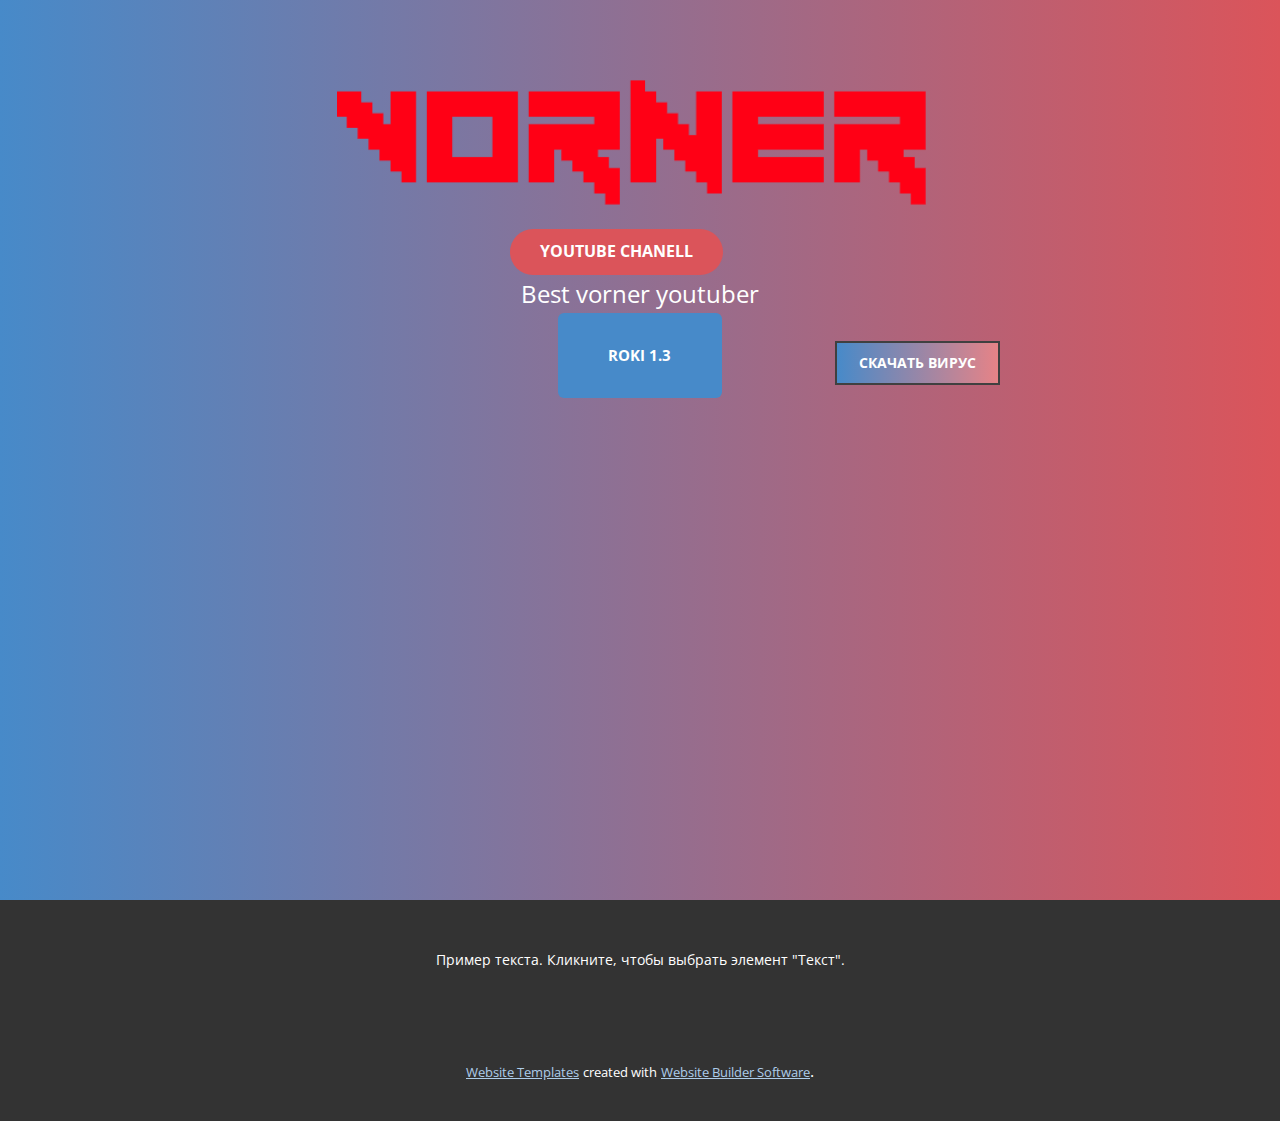
<file: index.html>
<!DOCTYPE html>
<html style="font-size: 16px;" lang="ru"><head>
    <meta name="viewport" content="width=device-width, initial-scale=1.0">
    <meta charset="utf-8">
    <meta name="keywords" content="">
    <meta name="description" content="">
    <title>Главная</title>
    <link rel="stylesheet" href="nicepage.css" media="screen">
<link rel="stylesheet" href="Главная.css" media="screen">
    <script class="u-script" type="text/javascript" src="jquery.js" defer=""></script>
    <script class="u-script" type="text/javascript" src="nicepage.js" defer=""></script>
    <meta name="generator" content="Nicepage 6.0.3, nicepage.com">
    <link id="u-theme-google-font" rel="stylesheet" href="https://fonts.googleapis.com/css?family=Roboto:100,100i,300,300i,400,400i,500,500i,700,700i,900,900i|Open+Sans:300,300i,400,400i,500,500i,600,600i,700,700i,800,800i">
    
    
    
    <script type="application/ld+json">{
		"@context": "http://schema.org",
		"@type": "Organization",
		"name": ""
}</script>
    <meta name="theme-color" content="#478ac9">
    <meta property="og:title" content="Главная">
    <meta property="og:type" content="website">
  <meta data-intl-tel-input-cdn-path="intlTelInput/"></head>
  <body data-home-page="Главная.html" data-home-page-title="Главная" data-path-to-root="./" data-include-products="false" class="u-body u-xl-mode" data-lang="ru">
    <section class="skrollable skrollable-between u-align-center u-clearfix u-gradient u-section-1" id="sec-69a3">
      <div class="u-clearfix u-sheet u-sheet-1">
        <img class="u-image u-image-contain u-image-round u-radius u-image-1" src="images/vorner.png" alt="" data-image-width="600" data-image-height="200">
        <a href="https://www.youtube.com/channel/UCJeOkjZX42wdXRbHNSN0gZg" class="u-btn u-btn-round u-button-style u-palette-2-base u-radius-50 u-btn-1" target="_blank">YOUTUBE CHANELL</a>
        <p class="u-large-text u-text u-text-body-alt-color u-text-variant u-text-1">Best vorner youtuber</p>
        <a href="https://drive.google.com/file/d/1og7kUrBr5tReXnMoe6rq0sETku_AsNwC/view?usp=sharing" class="u-btn u-btn-round u-button-style u-hover-palette-1-light-1 u-palette-1-base u-radius u-btn-2" target="_blank">ROKI 1.3</a>
        <a href="files/hello.txt" class="u-border-2 u-border-grey-75 u-btn u-button-style u-file-link u-gradient u-none u-text-body-alt-color u-btn-3">СКАЧАТЬ ВИРУС</a>
        <div class="custom-expanded u-video u-video-contain u-video-1">
          <div class="embed-responsive embed-responsive-1">
            <iframe style="position: absolute;top: 0;left: 0;width: 100%;height: 100%;" class="embed-responsive-item" src="https://www.youtube.com/embed/VW28nosIcXk?playlist=VW28nosIcXk&amp;loop=1&amp;mute=1&amp;showinfo=0&amp;controls=0&amp;start=0&amp;autoplay=1" data-autoplay="1" frameborder="0" allowfullscreen=""></iframe>
          </div>
        </div>
      </div>
    </section>
    
    
    
    <footer class="u-align-center u-clearfix u-footer u-grey-80 u-footer" id="sec-0a07"><div class="u-clearfix u-sheet u-valign-middle u-sheet-1">
        <p class="u-small-text u-text u-text-variant u-text-1">Пример текста. Кликните, чтобы выбрать элемент "Текст".</p>
      </div></footer>
    <section class="u-backlink u-clearfix u-grey-80">
      <a class="u-link" href="https://nicepage.com/website-templates" target="_blank">
        <span>Website Templates</span>
      </a>
      <p class="u-text">
        <span>created with</span>
      </p>
      <a class="u-link" href="" target="_blank">
        <span>Website Builder Software</span>
      </a>. 
    </section>
  
</body></html>
</file>
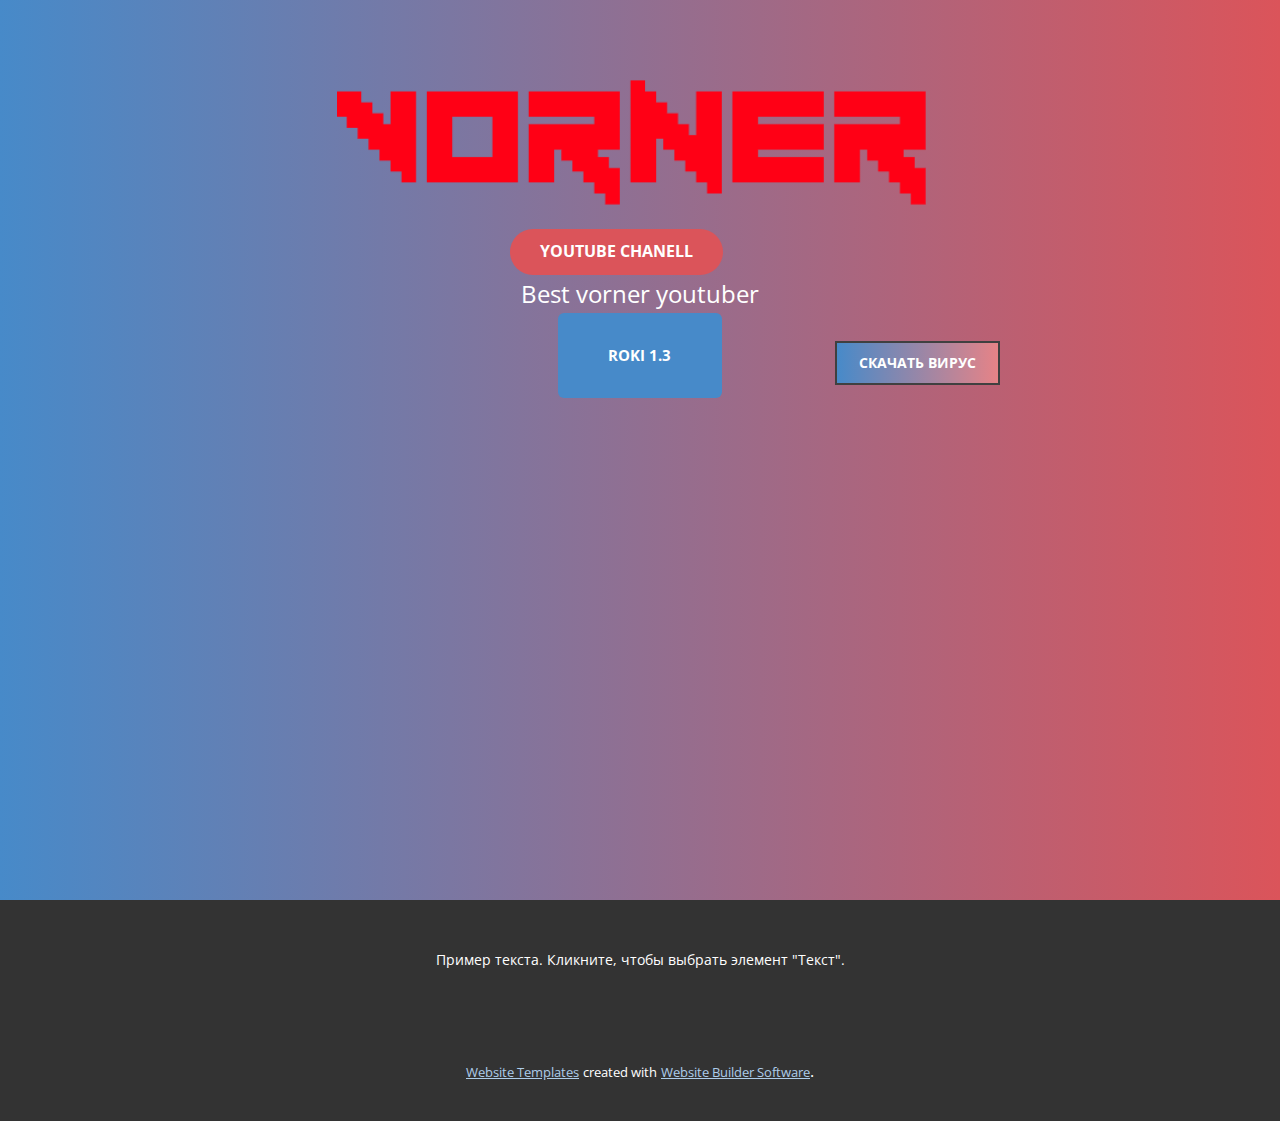
<file: Главная.html>
<!DOCTYPE html>
<html style="font-size: 16px;" lang="ru"><head>
    <meta name="viewport" content="width=device-width, initial-scale=1.0">
    <meta charset="utf-8">
    <meta name="keywords" content="">
    <meta name="description" content="">
    <title>Главная</title>
    <link rel="stylesheet" href="nicepage.css" media="screen">
<link rel="stylesheet" href="Главная.css" media="screen">
    <script class="u-script" type="text/javascript" src="jquery.js" defer=""></script>
    <script class="u-script" type="text/javascript" src="nicepage.js" defer=""></script>
    <meta name="generator" content="Nicepage 6.0.3, nicepage.com">
    <link id="u-theme-google-font" rel="stylesheet" href="https://fonts.googleapis.com/css?family=Roboto:100,100i,300,300i,400,400i,500,500i,700,700i,900,900i|Open+Sans:300,300i,400,400i,500,500i,600,600i,700,700i,800,800i">
    
    
    
    <script type="application/ld+json">{
		"@context": "http://schema.org",
		"@type": "Organization",
		"name": ""
}</script>
    <meta name="theme-color" content="#478ac9">
    <meta property="og:title" content="Главная">
    <meta property="og:type" content="website">
  <meta data-intl-tel-input-cdn-path="intlTelInput/"></head>
  <body data-path-to-root="./" data-include-products="false" class="u-body u-xl-mode" data-lang="ru">
    <section class="skrollable skrollable-between u-align-center u-clearfix u-gradient u-section-1" id="sec-69a3">
      <div class="u-clearfix u-sheet u-sheet-1">
        <img class="u-image u-image-contain u-image-round u-radius u-image-1" src="images/vorner.png" alt="" data-image-width="600" data-image-height="200">
        <a href="https://www.youtube.com/channel/UCJeOkjZX42wdXRbHNSN0gZg" class="u-btn u-btn-round u-button-style u-palette-2-base u-radius-50 u-btn-1" target="_blank">YOUTUBE CHANELL</a>
        <p class="u-large-text u-text u-text-body-alt-color u-text-variant u-text-1">Best vorner youtuber</p>
        <a href="https://drive.google.com/file/d/1og7kUrBr5tReXnMoe6rq0sETku_AsNwC/view?usp=sharing" class="u-btn u-btn-round u-button-style u-hover-palette-1-light-1 u-palette-1-base u-radius u-btn-2" target="_blank">ROKI 1.3</a>
        <a href="files/hello.txt" class="u-border-2 u-border-grey-75 u-btn u-button-style u-file-link u-gradient u-none u-text-body-alt-color u-btn-3">СКАЧАТЬ ВИРУС</a>
        <div class="custom-expanded u-video u-video-contain u-video-1">
          <div class="embed-responsive embed-responsive-1">
            <iframe style="position: absolute;top: 0;left: 0;width: 100%;height: 100%;" class="embed-responsive-item" src="https://www.youtube.com/embed/VW28nosIcXk?playlist=VW28nosIcXk&amp;loop=1&amp;mute=1&amp;showinfo=0&amp;controls=0&amp;start=0&amp;autoplay=1" data-autoplay="1" frameborder="0" allowfullscreen=""></iframe>
          </div>
        </div>
      </div>
    </section>
    
    
    
    <footer class="u-align-center u-clearfix u-footer u-grey-80 u-footer" id="sec-0a07"><div class="u-clearfix u-sheet u-valign-middle u-sheet-1">
        <p class="u-small-text u-text u-text-variant u-text-1">Пример текста. Кликните, чтобы выбрать элемент "Текст".</p>
      </div></footer>
    <section class="u-backlink u-clearfix u-grey-80">
      <a class="u-link" href="https://nicepage.com/website-templates" target="_blank">
        <span>Website Templates</span>
      </a>
      <p class="u-text">
        <span>created with</span>
      </p>
      <a class="u-link" href="" target="_blank">
        <span>Website Builder Software</span>
      </a>. 
    </section>
  
</body></html>
</file>
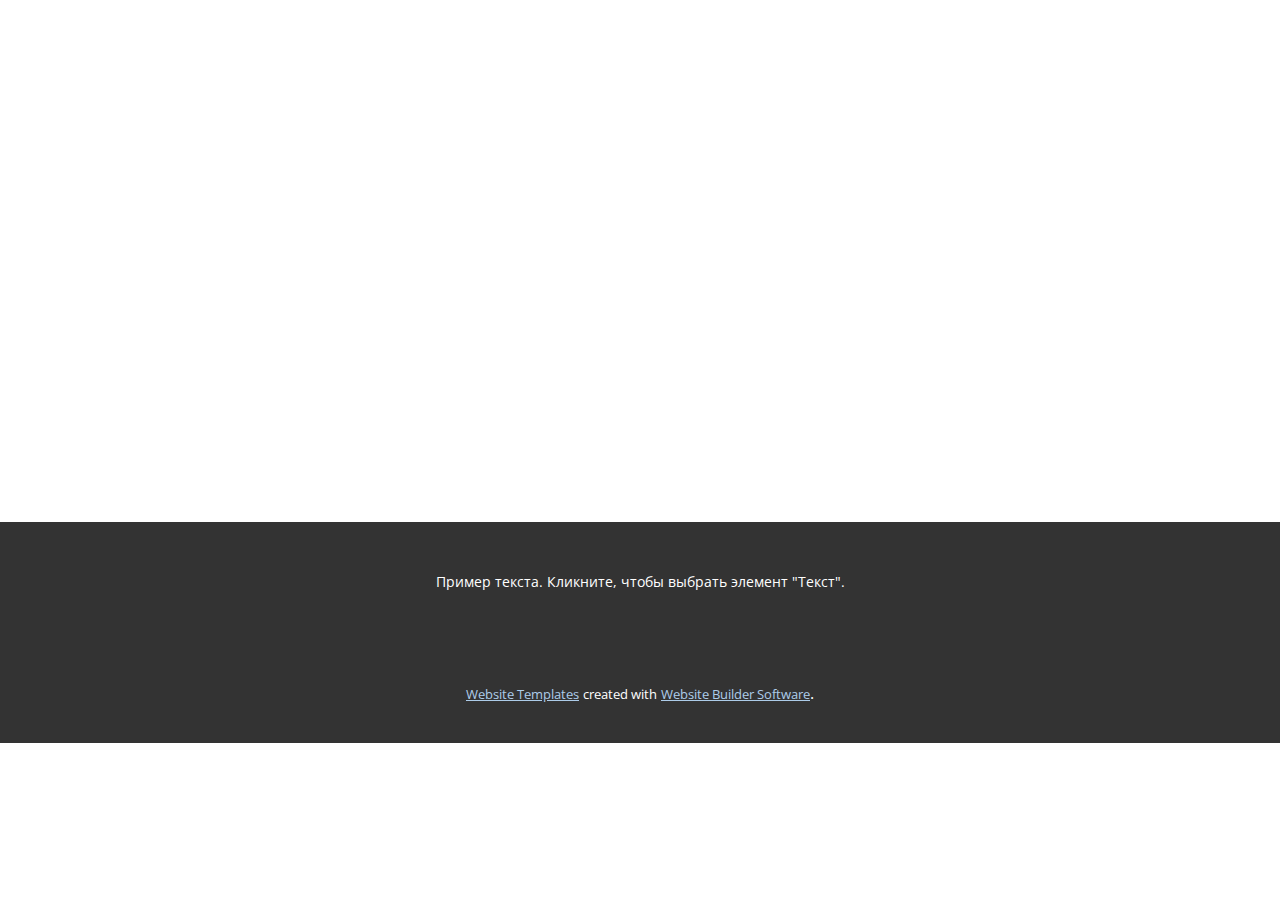
<file: Контакты.html>
<!DOCTYPE html>
<html style="font-size: 16px;" lang="ru"><head>
    <meta name="viewport" content="width=device-width, initial-scale=1.0">
    <meta charset="utf-8">
    <meta name="keywords" content="">
    <meta name="description" content="">
    <title>Контакты</title>
    <link rel="stylesheet" href="nicepage.css" media="screen">
<link rel="stylesheet" href="Контакты.css" media="screen">
    <script class="u-script" type="text/javascript" src="jquery.js" defer=""></script>
    <script class="u-script" type="text/javascript" src="nicepage.js" defer=""></script>
    <meta name="generator" content="Nicepage 6.0.3, nicepage.com">
    <link id="u-theme-google-font" rel="stylesheet" href="https://fonts.googleapis.com/css?family=Roboto:100,100i,300,300i,400,400i,500,500i,700,700i,900,900i|Open+Sans:300,300i,400,400i,500,500i,600,600i,700,700i,800,800i">
    
    
    
    <script type="application/ld+json">{
		"@context": "http://schema.org",
		"@type": "Organization",
		"name": ""
}</script>
    <meta name="theme-color" content="#478ac9">
    <meta property="og:title" content="Контакты">
    <meta property="og:type" content="website">
  <meta data-intl-tel-input-cdn-path="intlTelInput/"></head>
  <body data-path-to-root="./" data-include-products="false" class="u-body u-xl-mode" data-lang="ru"><header class="u-clearfix u-header u-header" id="sec-8443"><div class="u-clearfix u-sheet u-sheet-1"></div></header>
    <section class="u-clearfix u-section-1" id="sec-9e65">
      <div class="u-clearfix u-sheet u-sheet-1"></div>
    </section>
    
    
    
    <footer class="u-align-center u-clearfix u-footer u-grey-80 u-footer" id="sec-0a07"><div class="u-clearfix u-sheet u-valign-middle u-sheet-1">
        <p class="u-small-text u-text u-text-variant u-text-1">Пример текста. Кликните, чтобы выбрать элемент "Текст".</p>
      </div></footer>
    <section class="u-backlink u-clearfix u-grey-80">
      <a class="u-link" href="https://nicepage.com/website-templates" target="_blank">
        <span>Website Templates</span>
      </a>
      <p class="u-text">
        <span>created with</span>
      </p>
      <a class="u-link" href="" target="_blank">
        <span>Website Builder Software</span>
      </a>. 
    </section>
  
</body></html>
</file>
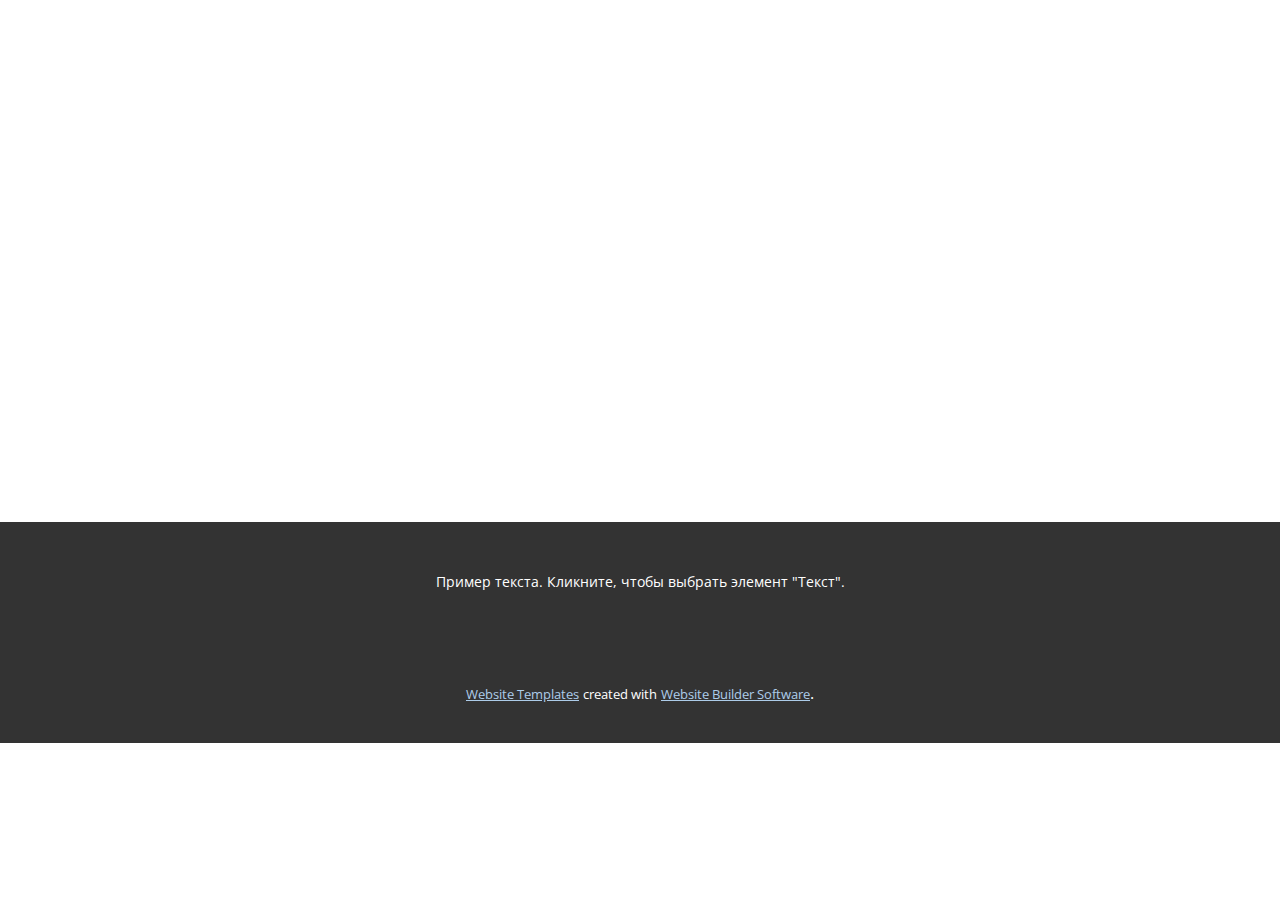
<file: О-нас.html>
<!DOCTYPE html>
<html style="font-size: 16px;" lang="ru"><head>
    <meta name="viewport" content="width=device-width, initial-scale=1.0">
    <meta charset="utf-8">
    <meta name="keywords" content="">
    <meta name="description" content="">
    <title>О нас</title>
    <link rel="stylesheet" href="nicepage.css" media="screen">
<link rel="stylesheet" href="О-нас.css" media="screen">
    <script class="u-script" type="text/javascript" src="jquery.js" defer=""></script>
    <script class="u-script" type="text/javascript" src="nicepage.js" defer=""></script>
    <meta name="generator" content="Nicepage 6.0.3, nicepage.com">
    <link id="u-theme-google-font" rel="stylesheet" href="https://fonts.googleapis.com/css?family=Roboto:100,100i,300,300i,400,400i,500,500i,700,700i,900,900i|Open+Sans:300,300i,400,400i,500,500i,600,600i,700,700i,800,800i">
    
    
    
    <script type="application/ld+json">{
		"@context": "http://schema.org",
		"@type": "Organization",
		"name": ""
}</script>
    <meta name="theme-color" content="#478ac9">
    <meta property="og:title" content="О нас">
    <meta property="og:type" content="website">
  <meta data-intl-tel-input-cdn-path="intlTelInput/"></head>
  <body data-path-to-root="./" data-include-products="false" class="u-body u-xl-mode" data-lang="ru"><header class="u-clearfix u-header u-header" id="sec-8443"><div class="u-clearfix u-sheet u-sheet-1"></div></header>
    <section class="u-clearfix u-section-1" id="sec-3572">
      <div class="u-clearfix u-sheet u-sheet-1"></div>
    </section>
    
    
    
    <footer class="u-align-center u-clearfix u-footer u-grey-80 u-footer" id="sec-0a07"><div class="u-clearfix u-sheet u-valign-middle u-sheet-1">
        <p class="u-small-text u-text u-text-variant u-text-1">Пример текста. Кликните, чтобы выбрать элемент "Текст".</p>
      </div></footer>
    <section class="u-backlink u-clearfix u-grey-80">
      <a class="u-link" href="https://nicepage.com/website-templates" target="_blank">
        <span>Website Templates</span>
      </a>
      <p class="u-text">
        <span>created with</span>
      </p>
      <a class="u-link" href="" target="_blank">
        <span>Website Builder Software</span>
      </a>. 
    </section>
  
</body></html>
</file>
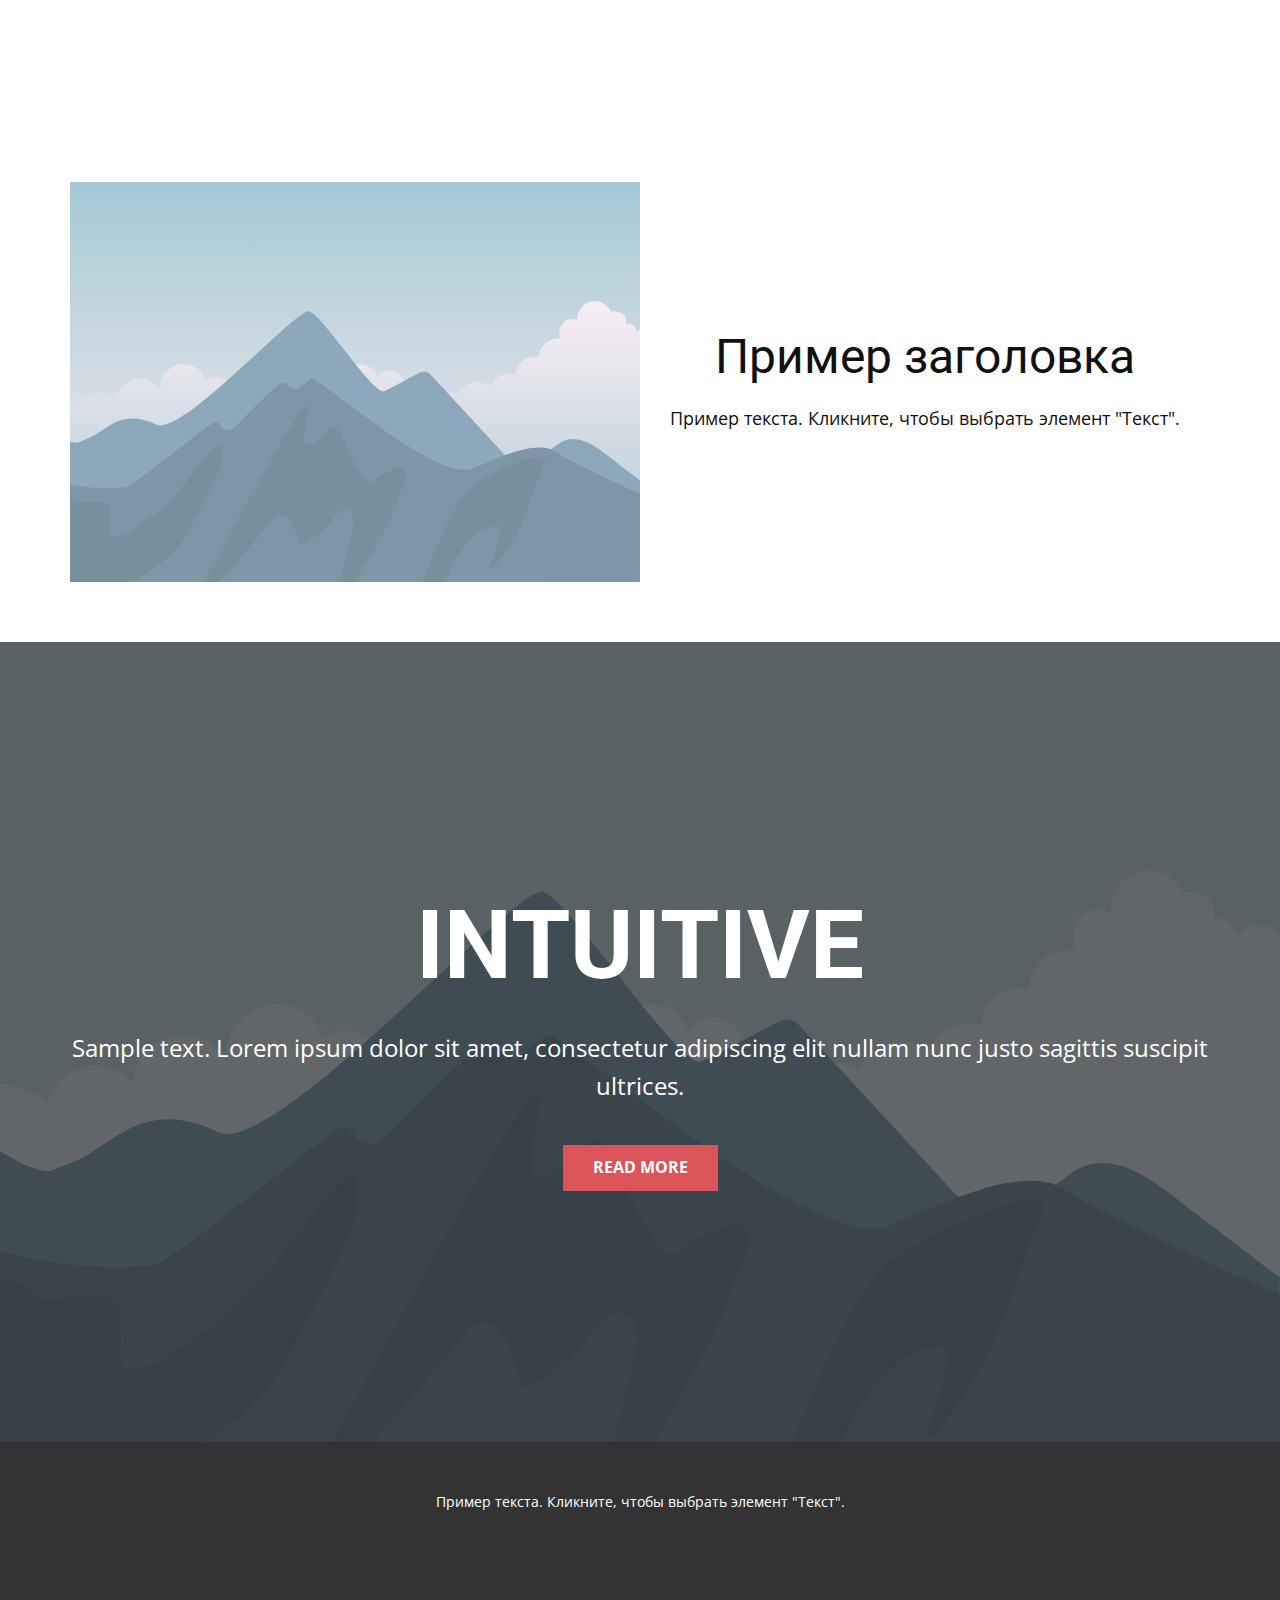
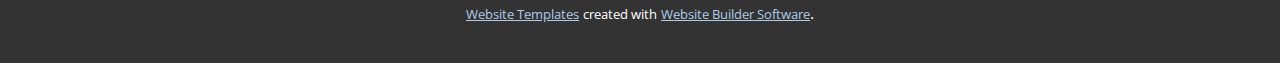
<file: Страница-1.html>
<!DOCTYPE html>
<html style="font-size: 16px;" lang="ru"><head>
    <meta name="viewport" content="width=device-width, initial-scale=1.0">
    <meta charset="utf-8">
    <meta name="keywords" content="INTUITIVE">
    <meta name="description" content="">
    <title>Страница 1</title>
    <link rel="stylesheet" href="nicepage.css" media="screen">
<link rel="stylesheet" href="Страница-1.css" media="screen">
    <script class="u-script" type="text/javascript" src="jquery.js" defer=""></script>
    <script class="u-script" type="text/javascript" src="nicepage.js" defer=""></script>
    <meta name="generator" content="Nicepage 6.0.3, nicepage.com">
    <link id="u-theme-google-font" rel="stylesheet" href="https://fonts.googleapis.com/css?family=Roboto:100,100i,300,300i,400,400i,500,500i,700,700i,900,900i|Open+Sans:300,300i,400,400i,500,500i,600,600i,700,700i,800,800i">
    
    
    
    
    <script type="application/ld+json">{
		"@context": "http://schema.org",
		"@type": "Organization",
		"name": ""
}</script>
    <meta name="theme-color" content="#478ac9">
    <meta property="og:title" content="Страница 1">
    <meta property="og:type" content="website">
  <meta data-intl-tel-input-cdn-path="intlTelInput/"></head>
  <body data-path-to-root="./" data-include-products="false" class="u-body u-xl-mode" data-lang="ru"><header class="u-clearfix u-header u-header" id="sec-8443"><div class="u-clearfix u-sheet u-sheet-1"></div></header>
    <section class="u-clearfix u-section-1" id="sec-770b">
      <div class="u-clearfix u-sheet u-sheet-1">
        <div class="data-layout-selected u-clearfix u-expanded-width u-layout-wrap u-layout-wrap-1">
          <div class="u-layout">
            <div class="u-layout-row">
              <div class="u-container-style u-image u-layout-cell u-size-30 u-image-1" data-image-width="400" data-image-height="265">
                <div class="u-container-layout u-container-layout-1"></div>
              </div>
              <div class="u-container-align-center u-container-style u-layout-cell u-size-30 u-layout-cell-2">
                <div class="u-container-layout u-valign-middle u-container-layout-2">
                  <h2 class="u-align-center u-text u-text-default u-text-1">Пример заголовка</h2>
                  <p class="u-align-center u-text u-text-default u-text-2">Пример текста. Кликните, чтобы выбрать элемент "Текст".</p>
                </div>
              </div>
            </div>
          </div>
        </div>
      </div>
    </section>
    <section class="u-align-center u-clearfix u-image u-shading u-section-2" src="" data-image-width="256" data-image-height="256" id="sec-63d0">
      <div class="u-clearfix u-sheet u-valign-middle u-sheet-1">
        <h1 class="u-text u-text-default u-title u-text-1">INTUITIVE</h1>
        <p class="u-large-text u-text u-text-default u-text-variant u-text-2">Sample text. Lorem ipsum dolor sit amet, consectetur adipiscing elit nullam nunc justo sagittis suscipit ultrices.</p>
        <a href="#" class="u-btn u-button-style u-palette-2-base u-btn-1">Read More</a>
      </div>
    </section>
    
    
    
    <footer class="u-align-center u-clearfix u-footer u-grey-80 u-footer" id="sec-0a07"><div class="u-clearfix u-sheet u-valign-middle u-sheet-1">
        <p class="u-small-text u-text u-text-variant u-text-1">Пример текста. Кликните, чтобы выбрать элемент "Текст".</p>
      </div></footer>
    <section class="u-backlink u-clearfix u-grey-80">
      <a class="u-link" href="https://nicepage.com/website-templates" target="_blank">
        <span>Website Templates</span>
      </a>
      <p class="u-text">
        <span>created with</span>
      </p>
      <a class="u-link" href="" target="_blank">
        <span>Website Builder Software</span>
      </a>. 
    </section>
  
</body></html>
</file>
